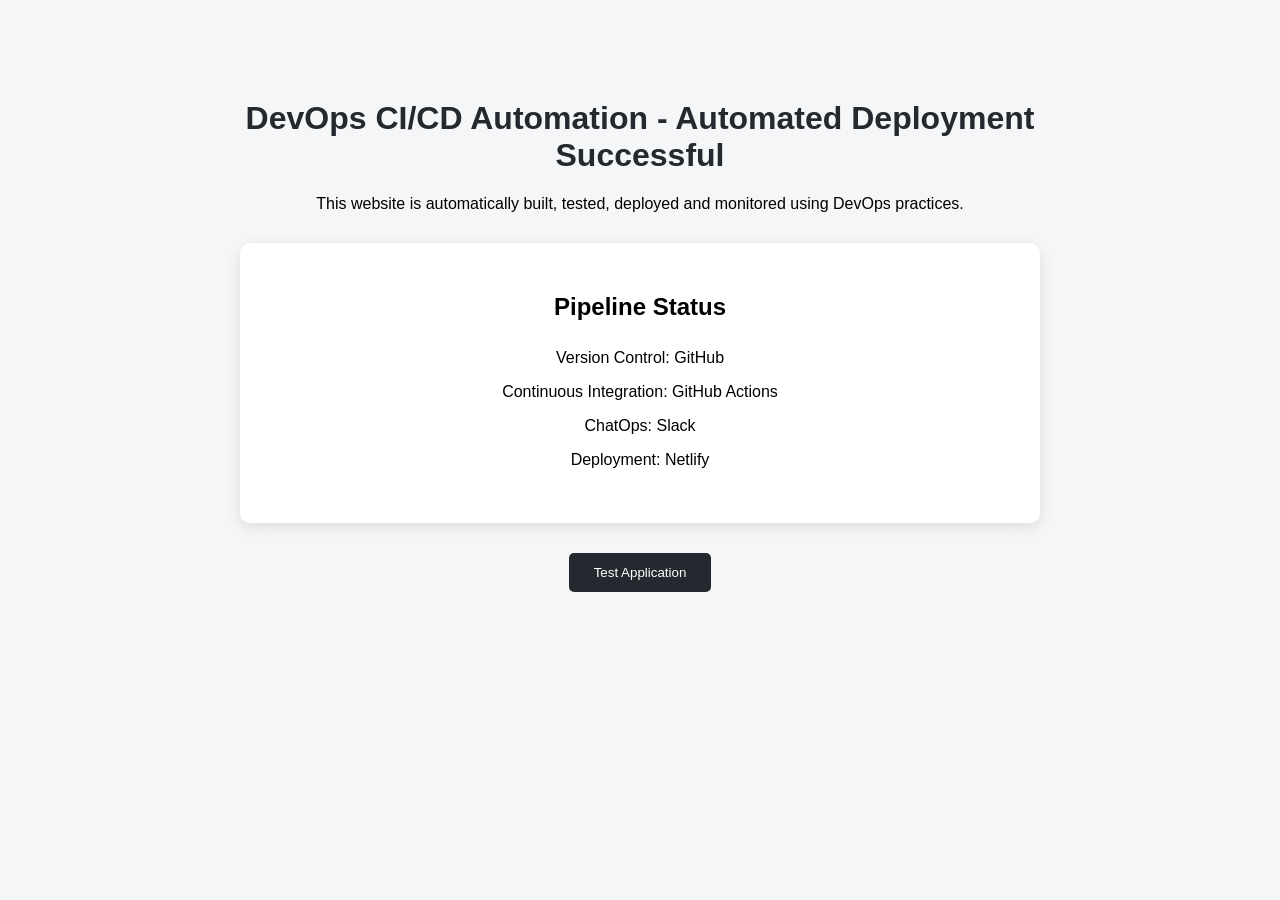
<file: index.html>
<!DOCTYPE html>
<html lang="en">
<head>
    <meta charset="UTF-8">
    <meta name="viewport" content="width=device-width, initial-scale=1.0">

    <title>DevOps CI/CD Demo</title>

    <link rel="stylesheet" href="style.css">
</head>

<body>

    <div class="container">

        <h1><h1>DevOps CI/CD Automation - Automated Deployment Successful</h1>

        <p>
            This website is automatically built, tested,
            deployed and monitored using DevOps practices.
        </p>

        <div class="card">

            <h2>Pipeline Status</h2>

            <ul>
                <li>Version Control: GitHub</li>
                <li>Continuous Integration: GitHub Actions</li>
                <li>ChatOps: Slack</li>
                <li>Deployment: Netlify</li>
            </ul>

        </div>

        <button onclick="showMessage()">
            Test Application
        </button>

        <p id="message"></p>

    </div>

    <script src="script.js"></script>

</body>
</html>
</file>
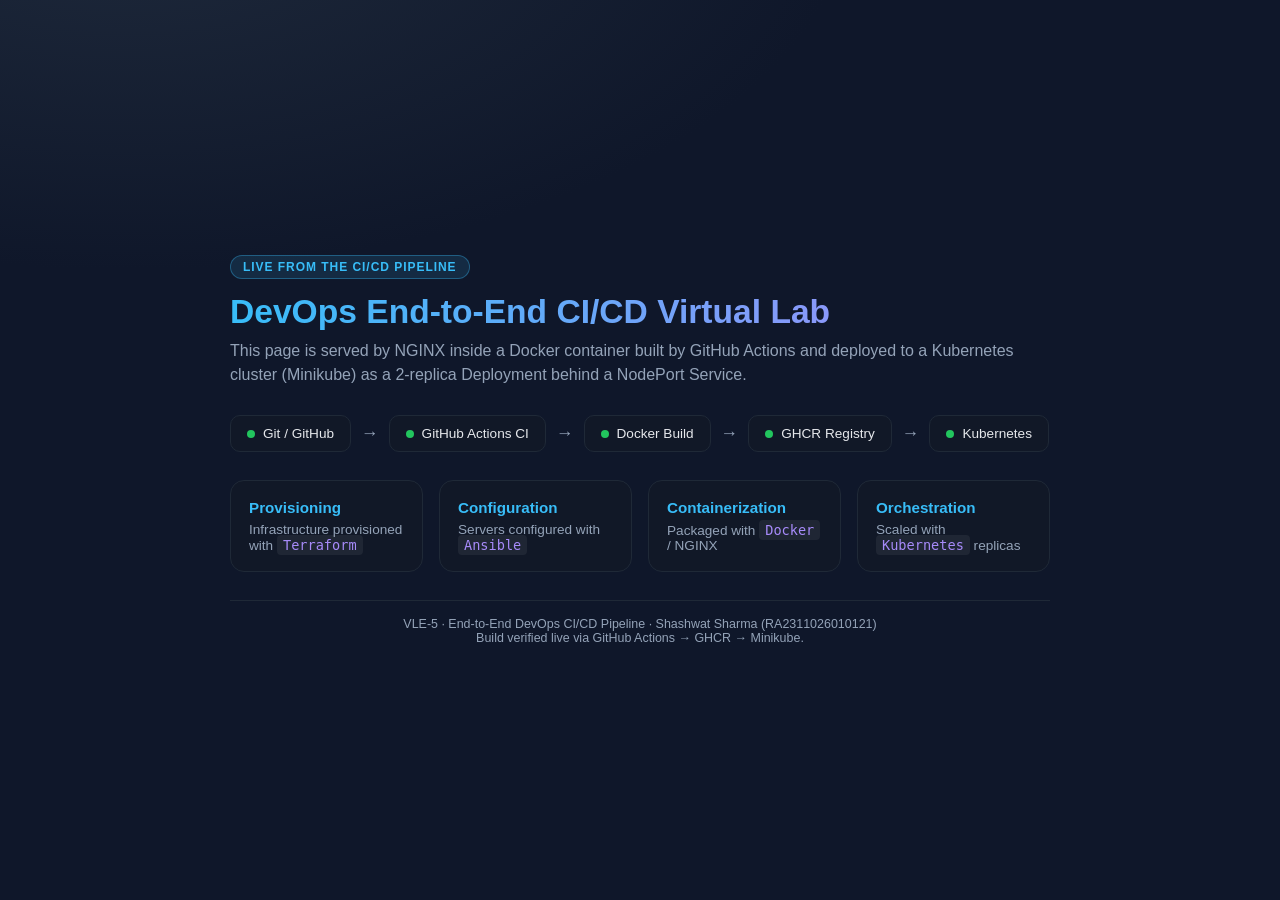
<file: app/index.html>
<!DOCTYPE html>
<html lang="en">
<head>
<meta charset="UTF-8">
<meta name="viewport" content="width=device-width, initial-scale=1.0">
<title>DevOps CI/CD Virtual Lab</title>
<style>
  :root{
    --bg:#0f172a;
    --card:#111827;
    --accent:#38bdf8;
    --accent2:#a78bfa;
    --text:#e5e7eb;
    --muted:#94a3b8;
    --border:#1f2937;
  }
  *{box-sizing:border-box;}
  body{
    margin:0;
    min-height:100vh;
    background:radial-gradient(1200px 600px at 10% -10%, #1e293b 0%, var(--bg) 60%);
    color:var(--text);
    font-family:'Segoe UI', Roboto, Helvetica, Arial, sans-serif;
    display:flex;
    align-items:center;
    justify-content:center;
    padding:32px 16px;
  }
  .wrap{max-width:820px; width:100%;}
  .badge{
    display:inline-block;
    padding:4px 12px;
    border-radius:999px;
    background:rgba(56,189,248,0.12);
    color:var(--accent);
    font-size:12px;
    letter-spacing:.08em;
    text-transform:uppercase;
    font-weight:600;
    margin-bottom:14px;
    border:1px solid rgba(56,189,248,0.35);
  }
  h1{
    font-size:2.1rem;
    margin:0 0 8px;
    background:linear-gradient(90deg, var(--accent), var(--accent2));
    -webkit-background-clip:text;
    background-clip:text;
    color:transparent;
  }
  .sub{color:var(--muted); margin:0 0 28px; font-size:1rem; line-height:1.5;}
  .pipeline{
    display:flex;
    flex-wrap:wrap;
    gap:10px;
    margin-bottom:28px;
  }
  .stage{
    background:var(--card);
    border:1px solid var(--border);
    border-radius:10px;
    padding:10px 16px;
    font-size:.85rem;
    color:var(--text);
    display:flex;
    align-items:center;
    gap:8px;
  }
  .stage .dot{width:8px;height:8px;border-radius:50%;background:#22c55e;}
  .arrow{color:var(--muted); align-self:center; font-size:1.1rem;}
  .grid{
    display:grid;
    grid-template-columns:repeat(auto-fit, minmax(180px, 1fr));
    gap:16px;
    margin-bottom:28px;
  }
  .card{
    background:var(--card);
    border:1px solid var(--border);
    border-radius:14px;
    padding:18px;
  }
  .card h3{margin:0 0 6px; font-size:.95rem; color:var(--accent);}
  .card p{margin:0; color:var(--muted); font-size:.85rem;}
  footer{
    text-align:center;
    color:var(--muted);
    font-size:.78rem;
    border-top:1px solid var(--border);
    padding-top:16px;
  }
  code{
    background:rgba(255,255,255,0.06);
    padding:2px 6px;
    border-radius:4px;
    color:var(--accent2);
  }
</style>
</head>
<body>
  <div class="wrap">
    <span class="badge">Live from the CI/CD pipeline</span>
    <h1>DevOps End-to-End CI/CD Virtual Lab</h1>
    <p class="sub">
      This page is served by NGINX inside a Docker container built by
      GitHub Actions and deployed to a Kubernetes cluster (Minikube) as a
      2-replica Deployment behind a NodePort Service.
    </p>

    <div class="pipeline">
      <div class="stage"><span class="dot"></span>Git / GitHub</div>
      <span class="arrow">&rarr;</span>
      <div class="stage"><span class="dot"></span>GitHub Actions CI</div>
      <span class="arrow">&rarr;</span>
      <div class="stage"><span class="dot"></span>Docker Build</div>
      <span class="arrow">&rarr;</span>
      <div class="stage"><span class="dot"></span>GHCR Registry</div>
      <span class="arrow">&rarr;</span>
      <div class="stage"><span class="dot"></span>Kubernetes</div>
    </div>

    <div class="grid">
      <div class="card">
        <h3>Provisioning</h3>
        <p>Infrastructure provisioned with <code>Terraform</code></p>
      </div>
      <div class="card">
        <h3>Configuration</h3>
        <p>Servers configured with <code>Ansible</code></p>
      </div>
      <div class="card">
        <h3>Containerization</h3>
        <p>Packaged with <code>Docker</code> / NGINX</p>
      </div>
      <div class="card">
        <h3>Orchestration</h3>
        <p>Scaled with <code>Kubernetes</code> replicas</p>
      </div>
    </div>

    <footer>
      VLE-5 &middot; End-to-End DevOps CI/CD Pipeline &middot; Shashwat Sharma (RA2311026010121)
      <br>Build verified live via GitHub Actions &rarr; GHCR &rarr; Minikube.
    </footer>
  </div>
</body>
</html>
</file>
<file: style.css>
body {
    margin: 0;
    font-family: Arial, sans-serif;
    background: #f4f6f8;
}

.container {
    max-width: 800px;
    margin: 100px auto;
    text-align: center;
}

h1 {
    color: #24292f;
}

.card {
    background: white;
    padding: 30px;
    margin: 30px 0;
    border-radius: 10px;
    box-shadow: 0px 4px 15px rgba(0,0,0,0.1);
}

ul {
    list-style: none;
    padding: 0;
}

li {
    padding: 8px;
}

button {
    padding: 12px 25px;
    border: none;
    background: #24292f;
    color: white;
    cursor: pointer;
    border-radius: 5px;
}

button:hover {
    background: #444;
}
</file>
